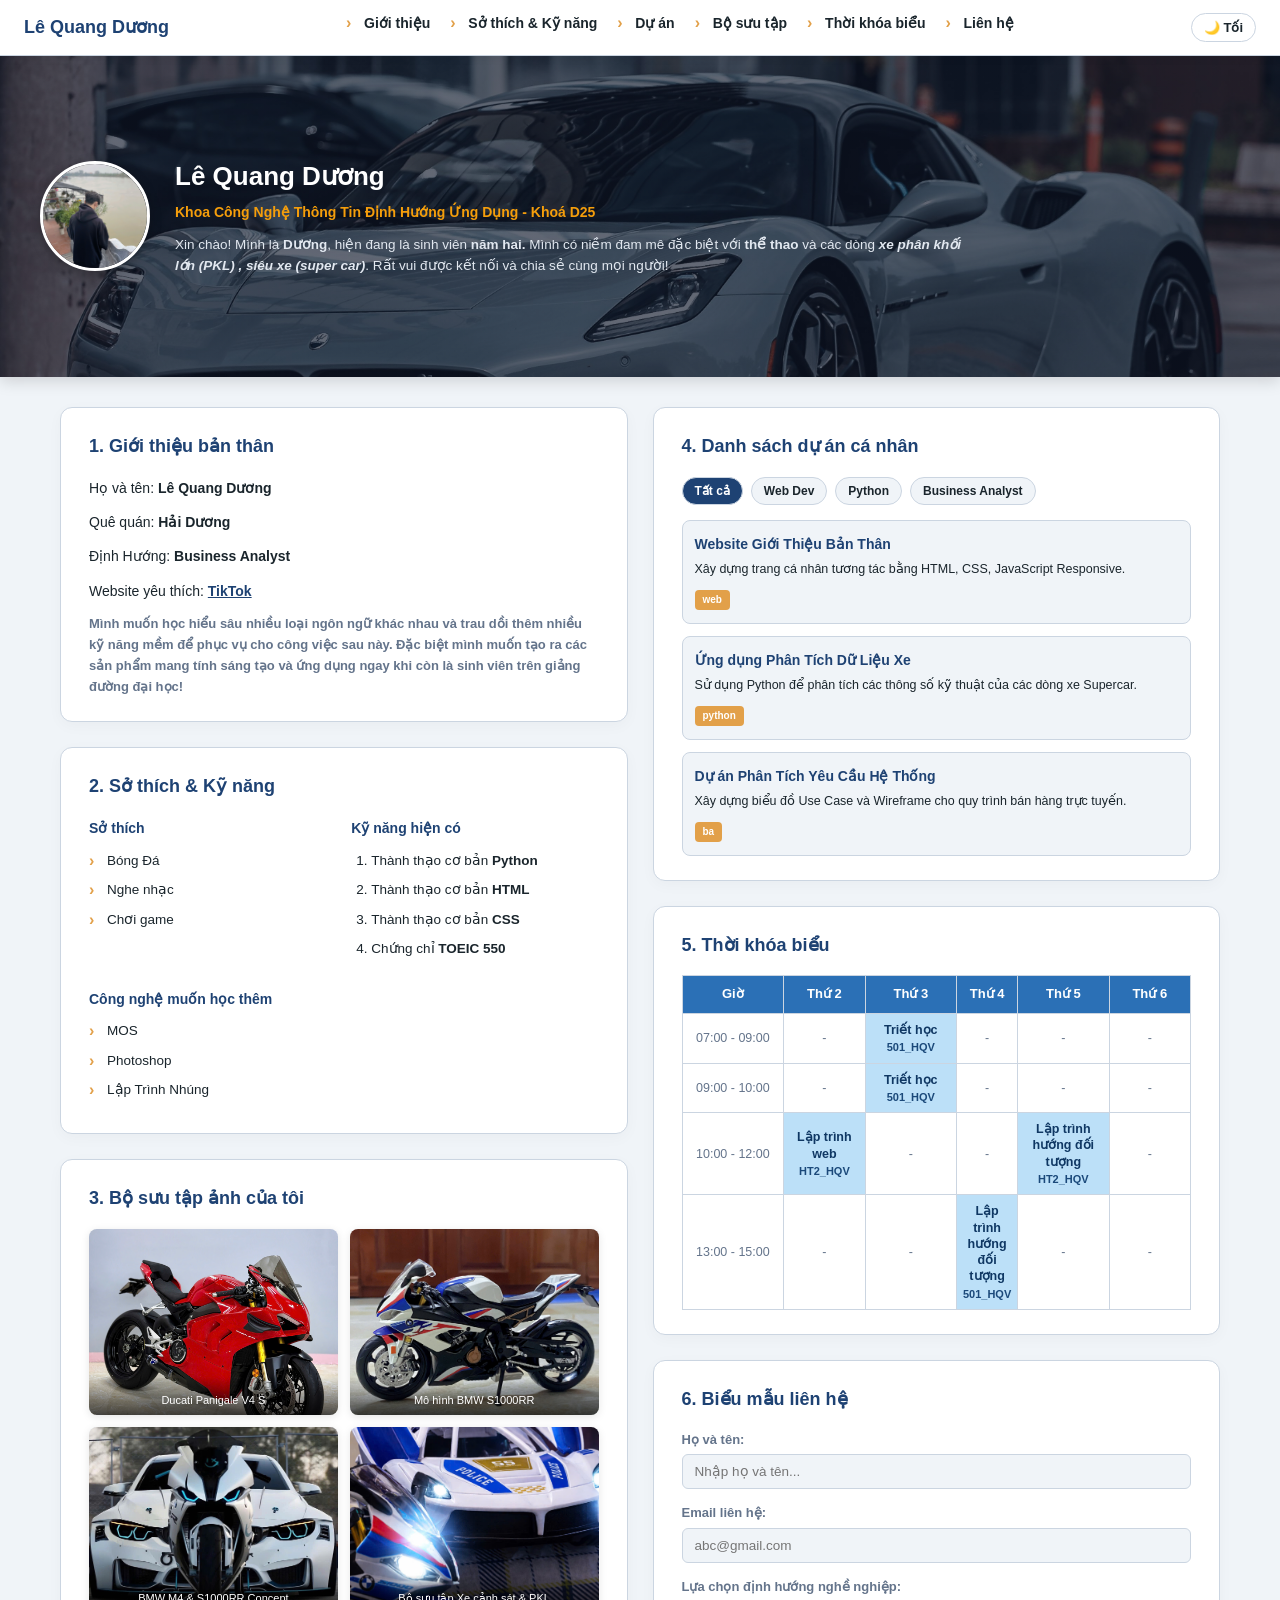
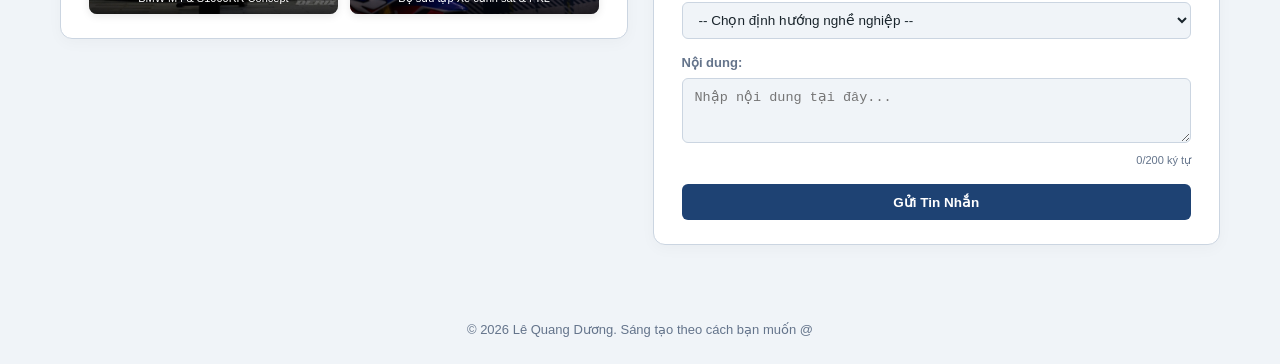
<file: index.html>
<!DOCTYPE html>
<html lang="vi">
<head>
    <meta charset="UTF-8">
    <meta name="viewport" content="width=device-width, initial-scale=1.0">
    <title>Lê Quang Dương - Trang giới thiệu cá nhân</title>
    <link rel="stylesheet" href="THWEB_B1.css">
</head>
<body>

    <nav class="navbar">
        <a href="#" class="nav-logo">Lê Quang Dương</a>
        <ul class="nav-links" id="navLinks">
            <li><a href="#gioi-thieu">Giới thiệu</a></li>
            <li><a href="#so-thich">Sở thích & Kỹ năng</a></li>
            <li><a href="#du-an">Dự án</a></li>
            <li><a href="#bo-suu-tap">Bộ sưu tập</a></li>
            <li><a href="#tkb">Thời khóa biểu</a></li>
            <li><a href="#lien-he">Liên hệ</a></li>
        </ul>
        <div class="nav-controls">
            <button class="theme-toggle" id="themeToggleBtn">🌙 Tối</button>
            <div class="hamburger" id="hamburgerBtn">
                <span></span>
                <span></span>
                <span></span>
            </div>
        </div>
    </nav>

    <header class="bg-car-header">
        <div class="header-content">
            <img class="header-avatar" src="anh6.jpg" alt="Lê Quang Dương">
            <div class="header-text">
                <h1>Lê Quang Dương</h1>
                <h3>Khoa Công Nghệ Thông Tin Định Hướng Ứng Dụng - Khoá D25</h3>
                <p>
                    Xin chào! Mình là <strong>Dương</strong>, hiện đang là sinh viên <b>năm hai.</b>
                    Mình có niềm đam mê đặc biệt với <b>thể thao</b> và các dòng <i><b>xe phân khối lớn (PKL) , siêu xe (super car)</b></i>.
                    Rất vui được kết nối và chia sẻ cùng mọi người!
                </p>
            </div>
        </div>
    </header>

    <main>
        <div class="left-column">
            <section class="card reveal" id="gioi-thieu">
                <h2>1. Giới thiệu bản thân</h2>
                <div class="info-list">
                    <p>Họ và tên: <strong>Lê Quang Dương</strong></p>
                    <p>Quê quán: <b>Hải Dương</b></p>
                    <p>Định Hướng: <b>Business Analyst</b></p>
                    <p><span>Website yêu thích: </span><a href="https://www.tiktok.com" target="_blank">TikTok</a></p>
                </div>
                <p style="font-size: 13px; color: var(--subtext-color); margin-top: 10px;">
                    <b>Mình muốn học hiểu sâu nhiều loại ngôn ngữ khác nhau và trau dồi thêm nhiều kỹ năng mềm để phục vụ cho công việc sau này. Đặc biệt mình muốn tạo ra các sản phẩm mang tính sáng tạo và ứng dụng ngay khi còn là sinh viên trên giảng đường đại học!</b>
                </p>
            </section>

            <section class="card reveal" id="so-thich">
                <h2>2. Sở thích &amp; Kỹ năng</h2>
                <div class="grid-subcol">
                    <div>
                        <h4>Sở thích</h4>
                        <ul>
                            <li>Bóng Đá</li>
                            <li>Nghe nhạc</li>
                            <li>Chơi game</li>
                        </ul>
                    </div>
                    <div>
                        <h4>Kỹ năng hiện có</h4>
                        <ol>
                            <li>Thành thạo cơ bản <strong>Python</strong></li>
                            <li>Thành thạo cơ bản <strong>HTML</strong></li>
                            <li>Thành thạo cơ bản <strong>CSS</strong></li>
                            <li>Chứng chỉ <strong>TOEIC 550</strong></li>
                        </ol>
                    </div>
                </div>

                <div style="margin-top: 20px;">
                    <h4>Công nghệ muốn học thêm</h4>
                    <ul>
                        <li>MOS</li>
                        <li>Photoshop</li>
                        <li>Lập Trình Nhúng</li>
                    </ul>
                </div>
            </section>

            <section class="card reveal" id="bo-suu-tap">
                <h2>3. Bộ sưu tập ảnh của tôi</h2>
                <div class="gallery-grid">
                    <div class="gallery-item">
                        <!-- Đường dẫn theo đúng tên file ảnh thứ 4 trong thư mục -->
                        <img src="anh4.jpg" alt="Ducati Panigale V4 S">
                        <div class="caption">Ducati Panigale V4 S</div>
                    </div>
                    <div class="gallery-item">
                        <img src="anh2.jpg" alt="Mô hình BMW S1000RR">
                        <div class="caption">Mô hình BMW S1000RR</div>
                    </div>
                    <div class="gallery-item">
                        <img src="anh1.jpg" alt="BMW M4 & S1000RR Concept">
                        <div class="caption">BMW M4 & S1000RR Concept</div>
                    </div>
                    <div class="gallery-item">
                        <img src="anh3.jpg" alt="Bộ sưu tập Xe cảnh sát & PKL">
                        <div class="caption">Bộ sưu tập Xe cảnh sát & PKL</div>
                    </div>
                </div>
            </section>
        </div>

        <div class="right-column">
            <section class="card reveal" id="du-an">
                <h2>4. Danh sách dự án cá nhân</h2>
                <div class="filter-buttons">
                    <button class="filter-btn active" data-filter="all">Tất cả</button>
                    <button class="filter-btn" data-filter="web">Web Dev</button>
                    <button class="filter-btn" data-filter="python">Python</button>
                    <button class="filter-btn" data-filter="ba">Business Analyst</button>
                </div>

                <div class="project-list">
                    <div class="project-card" data-category="web">
                        <h3>Website Giới Thiệu Bản Thân</h3>
                        <p>Xây dựng trang cá nhân tương tác bằng HTML, CSS, JavaScript Responsive.</p>
                        <span class="tag">web</span>
                    </div>
                    <div class="project-card" data-category="python">
                        <h3>Ứng dụng Phân Tích Dữ Liệu Xe</h3>
                        <p>Sử dụng Python để phân tích các thông số kỹ thuật của các dòng xe Supercar.</p>
                        <span class="tag">python</span>
                    </div>
                    <div class="project-card" data-category="ba">
                        <h3>Dự án Phân Tích Yêu Cầu Hệ Thống</h3>
                        <p>Xây dựng biểu đồ Use Case và Wireframe cho quy trình bán hàng trực tuyến.</p>
                        <span class="tag">ba</span>
                    </div>
                </div>
            </section>

            <section class="card reveal" id="tkb">
                <h2>5. Thời khóa biểu</h2>
                <table class="schedule-table">
                    <thead>
                        <tr>
                            <th style="width: 20%;">Giờ</th>
                            <th style="width: 16%;">Thứ 2</th>
                            <th style="width: 18%;">Thứ 3</th>
                            <th style="width: 12%;">Thứ 4</th>
                            <th style="width: 18%;">Thứ 5</th>
                            <th style="width: 16%;">Thứ 6</th>
                        </tr>
                    </thead>
                    <tbody>
                        <tr>
                            <td>07:00 - 09:00</td>
                            <td>-</td>
                            <td class="has-class">Triết học<br><small>501_HQV</small></td>
                            <td>-</td>
                            <td>-</td>
                            <td>-</td>
                        </tr>
                        <tr>
                            <td>09:00 - 10:00</td>
                            <td>-</td>
                            <td class="has-class">Triết học<br><small>501_HQV</small></td>
                            <td>-</td>
                            <td>-</td>
                            <td>-</td>
                        </tr>
                        <tr>
                            <td>10:00 - 12:00</td>
                            <td class="has-class">Lập trình web<br><small>HT2_HQV</small></td>
                            <td>-</td>
                            <td>-</td>
                            <td class="has-class">Lập trình hướng đối tượng<br><small>HT2_HQV</small></td>
                            <td>-</td>
                        </tr>
                        <tr>
                            <td>13:00 - 15:00</td>
                            <td>-</td>
                            <td>-</td>
                            <td class="has-class">Lập trình hướng đối tượng<br><small>501_HQV</small></td>
                            <td>-</td>
                            <td>-</td>
                        </tr>
                    </tbody>
                </table>
            </section>

            <section class="card reveal" id="lien-he">
                <h2>6. Biểu mẫu liên hệ</h2>
                <form id="contactForm" novalidate>
                    <div class="form-group">
                        <label for="fullname">Họ và tên:</label>
                        <input type="text" id="fullname" name="fullname" placeholder="Nhập họ và tên...">
                        <div class="error-message" id="nameError">Họ tên phải từ 3 ký tự trở lên.</div>
                    </div>

                    <div class="form-group">
                        <label for="email">Email liên hệ:</label>
                        <input type="email" id="email" name="email" placeholder="abc@gmail.com">
                        <div class="error-message" id="emailError">Email không đúng định dạng.</div>
                    </div>

                    <div class="form-group">
                        <label for="topic">Lựa chọn định hướng nghề nghiệp:</label>
                        <select id="topic" name="topic">
                            <option value="chon">-- Chọn định hướng nghề nghiệp --</option>
                            <option value="khoa hoc may tinh">Computer Science</option>
                            <option value="An toan thong tin">Cybersecurity</option>
                            <option value="Du lieu">Data Science</option>
                        </select>
                        <div class="error-message" id="topicError">Vui lòng chọn một định hướng.</div>
                    </div>

                    <div class="form-group">
                        <label for="message">Nội dung:</label>
                        <textarea id="message" name="message" rows="3" placeholder="Nhập nội dung tại đây..." maxlength="200"></textarea>
                        <div class="char-counter"><span id="charCount">0</span>/200 ký tự</div>
                        <div class="error-message" id="msgError">Nội dung không được để trống.</div>
                    </div>

                    <button type="submit">Gửi Tin Nhắn</button>
                </form>
            </section>
        </div>
    </main>

    <footer>
        <p>© <span id="currentYear"></span> Lê Quang Dương. Sáng tạo theo cách bạn muốn @</p>
    </footer>


    <script src="webth01.js"></script>
</body>
</html>
</file>
<file: THWEB_B1.css>
* {
    box-sizing: border-box;
    margin: 0;
    padding: 0;
    transition: background-color 0.3s, color 0.3s;
}

:root {
    --bg-body: #f0f4f8;
    --bg-card: #ffffff;
    --text-color: #1a252c;
    --primary-color: #1e4273;
    --accent-color: #e2a049;
    --border-color: #cbd5e1;
    --subtext-color: #64748b;
}

body.dark-mode {
    --bg-body: #0f172a;
    --bg-card: #1e293b;
    --text-color: #f1f5f9;
    --primary-color: #38bdf8;
    --accent-color: #f59e0b;
    --border-color: #334155;
    --subtext-color: #94a3b8;
}

body {
    font-family: -apple-system, BlinkMacSystemFont, "Segoe UI", Roboto, Helvetica, Arial, sans-serif;
    background-color: var(--bg-body);
    color: var(--text-color);
    line-height: 1.6;
    scroll-behavior: smooth;
}

.navbar {
    position: sticky;
    top: 0;
    z-index: 1000;
    background-color: var(--bg-card);
    border-bottom: 1px solid var(--border-color);
    padding: 12px 24px;
    display: flex;
    justify-content: space-between;
    align-items: center;
    box-shadow: 0 2px 10px rgba(0,0,0,0.05);
}

.nav-logo {
    font-weight: 700;
    font-size: 18px;
    color: var(--primary-color);
    text-decoration: none;
}

.nav-links {
    display: flex;
    list-style: none;
    gap: 20px;
    align-items: center;
}

.nav-links a {
    text-decoration: none;
    color: var(--text-color);
    font-size: 14px;
    font-weight: 600;
    transition: color 0.2s;
}

.nav-links a:hover {
    color: var(--accent-color);
}

.nav-controls {
    display: flex;
    align-items: center;
    gap: 15px;
}

.theme-toggle {
    background: none;
    border: 1px solid var(--border-color);
    color: var(--text-color);
    padding: 6px 12px;
    border-radius: 20px;
    cursor: pointer;
    font-size: 13px;
    font-weight: 600;
    display: flex;
    align-items: center;
    gap: 5px;
}

.hamburger {
    display: none;
    flex-direction: column;
    cursor: pointer;
    gap: 4px;
}

.hamburger span {
    width: 25px;
    height: 3px;
    background-color: var(--text-color);
    border-radius: 2px;
    transition: all 0.3s;
}

/* HEADER BG CAR */
.bg-car-header {
    width: 100%;
    background: linear-gradient(rgba(15, 23, 42, 0.65), rgba(15, 23, 42, 0.65)), 
                url('anh5.jpg') center/cover no-repeat;
    padding: 100px 0;
    box-shadow: 0 4px 15px rgba(0,0,0,0.15);
}

.header-content {
    width: 100%;
    padding-left: 40px; 
    padding-right: 20px;
    display: flex;
    align-items: center;
    justify-content: flex-start; 
    gap: 25px;
    text-align: left;
}

.header-avatar {
    width: 110px;
    height: 110px;
    border-radius: 50%;
    object-fit: cover;
    border: 3px solid #ffffff;
    box-shadow: 0 4px 12px rgba(0,0,0,0.3);
    flex-shrink: 0;
}

.header-text h1 {
    font-size: 26px;
    font-weight: 700;
    margin-bottom: 4px;
    color: #ffffff;
}

.header-text h3 {
    font-size: 14px;
    font-weight: 600;
    color: #f59e0b;
    margin-bottom: 10px;
}

.header-text p {
    font-size: 13.5px;
    color: #e2e8f0;
    max-width: 800px;
}

main {
    max-width: 1200px;
    margin: 30px auto;
    padding: 0 20px;
    display: grid;
    grid-template-columns: 1fr 1fr;
    gap: 25px;
    align-items: start;
}

.card {
    background: var(--bg-card);
    border-radius: 12px;
    padding: 24px 28px;
    margin-bottom: 25px;
    box-shadow: 0 4px 15px rgba(0, 0, 0, 0.03);
    border: 1px solid var(--border-color);
}

.reveal {
    opacity: 0;
    transform: translateY(30px);
    transition: all 0.6s ease-out;
}

.reveal.active {
    opacity: 1;
    transform: translateY(0);
}

.card h2 {
    font-size: 18px;
    color: var(--primary-color);
    margin-bottom: 16px;
    font-weight: 700;
}

.card h4 {
    font-size: 14px;
    color: var(--primary-color);
    margin-bottom: 10px;
    font-weight: 700;
}

.info-list p {
    font-size: 14px;
    margin-bottom: 12px;
    color: var(--text-color);
}

.grid-subcol {
    display: grid;
    grid-template-columns: 1fr 1fr;
    gap: 15px;
}

ul { list-style: none; }
ul li {
    position: relative;
    padding-left: 18px;
    font-size: 13.5px;
    margin-bottom: 8px;
    color: var(--text-color);
}
ul li::before {
    content: "›";
    position: absolute;
    left: 0;
    top: -2px;
    color: var(--accent-color);
    font-weight: bold;
    font-size: 16px;
}

ol {
    padding-left: 20px;
    font-size: 13.5px;
    color: var(--text-color);
}
ol li { margin-bottom: 8px; }

a {
    color: var(--primary-color);
    text-decoration: underline;
    font-weight: 600;
}
a:hover { color: var(--accent-color); }

.gallery-grid {
    display: grid;
    grid-template-columns: repeat(2, 1fr);
    gap: 12px;
}

.gallery-item {
    position: relative;
    border-radius: 8px;
    overflow: hidden;
    box-shadow: 0 2px 8px rgba(0,0,0,0.1);
    aspect-ratio: 4/3;
    background-color: #f1f5f9;
}

.gallery-item img {
    width: 100%;
    height: 100%;
    object-fit: cover;
    transition: transform 0.3s ease;
}

.gallery-item:hover img { transform: scale(1.05); }

.gallery-item .caption {
    position: absolute;
    bottom: 0;
    left: 0;
    right: 0;
    background: linear-gradient(transparent, rgba(0,0,0,0.7));
    color: #ffffff;
    font-size: 11px;
    padding: 15px 8px 6px;
    text-align: center;
}

.filter-buttons {
    display: flex;
    gap: 8px;
    margin-bottom: 15px;
    flex-wrap: wrap;
}

.filter-btn {
    padding: 6px 12px;
    border: 1px solid var(--border-color);
    background: var(--bg-body);
    color: var(--text-color);
    border-radius: 20px;
    cursor: pointer;
    font-size: 12px;
    font-weight: 600;
}

.filter-btn.active, .filter-btn:hover {
    background-color: var(--primary-color);
    color: #fff;
}

.project-list {
    display: flex;
    flex-direction: column;
    gap: 12px;
}

.project-card {
    padding: 12px;
    border: 1px solid var(--border-color);
    border-radius: 8px;
    background: var(--bg-body);
    transition: transform 0.2s;
}

.project-card:hover { transform: translateY(-2px); }

.project-card h3 {
    font-size: 14px;
    color: var(--primary-color);
    margin-bottom: 4px;
}

.project-card p {
    font-size: 12.5px;
    margin-bottom: 6px;
    color: var(--text-color);
}

.tag {
    display: inline-block;
    background: var(--accent-color);
    color: #fff;
    padding: 2px 8px;
    border-radius: 4px;
    font-size: 10px;
    font-weight: 600;
}

.schedule-table {
    width: 100%;
    border-collapse: collapse;
    font-size: 12.5px;
    text-align: center;
}

.schedule-table th, .schedule-table td {
    border: 1px solid var(--border-color);
    padding: 8px 4px;
    vertical-align: middle;
}

.schedule-table th {
    background-color: #2b70b6;
    color: #ffffff;
    font-weight: 700;
    font-size: 13px;
}

.schedule-table td { color: var(--subtext-color); }

.schedule-table td.has-class {
    background-color: #bce0f8;
    color: #0f3763;
    font-weight: 700;
    line-height: 1.3;
}

.schedule-table td.has-class small {
    display: block;
    margin-top: 2px;
    font-weight: 600;
    color: #1b497a;
    font-size: 11px;
}

form .form-group { margin-bottom: 14px; }

form label {
    display: block;
    font-size: 13px;
    font-weight: 600;
    color: var(--subtext-color);
    margin-bottom: 4px;
}

form input[type="text"],
form input[type="email"],
form select,
form textarea {
    width: 100%;
    padding: 9px 12px;
    border: 1px solid var(--border-color);
    border-radius: 6px;
    font-size: 13.5px;
    outline: none;
    background-color: var(--bg-body);
    color: var(--text-color);
}

form input:focus, form select:focus, form textarea:focus {
    border-color: var(--primary-color);
}

.char-counter {
    font-size: 11px;
    color: var(--subtext-color);
    text-align: right;
    margin-top: 2px;
}

.error-message {
    color: #ef4444;
    font-size: 11.5px;
    margin-top: 3px;
    display: none;
}

form button {
    background-color: var(--primary-color);
    color: #ffffff;
    padding: 10px 20px;
    border: none;
    border-radius: 6px;
    font-weight: 600;
    font-size: 13.5px;
    cursor: pointer;
    transition: background 0.2s;
    width: 100%;
}

form button:hover { opacity: 0.9; }

footer {
    text-align: center;
    padding: 20px;
    font-size: 13px;
    color: var(--subtext-color);
}

@media screen and (max-width: 1024px) {
    main { grid-template-columns: 1fr; }
    .header-content { padding-left: 20px; }
}

@media screen and (max-width: 768px) {
    .hamburger { display: flex; }

    .nav-links {
        position: absolute;
        top: 100%;
        left: 0;
        width: 100%;
        background-color: var(--bg-card);
        flex-direction: column;
        align-items: flex-start;
        padding: 15px 24px;
        gap: 15px;
        border-bottom: 1px solid var(--border-color);
        display: none;
    }

    .nav-links.active { display: flex; }

    .header-content {
        flex-direction: column;
        text-align: center;
        justify-content: center;
    }

    .grid-subcol { grid-template-columns: 1fr; }
    .gallery-grid { grid-template-columns: 1fr; }
}
</file>
